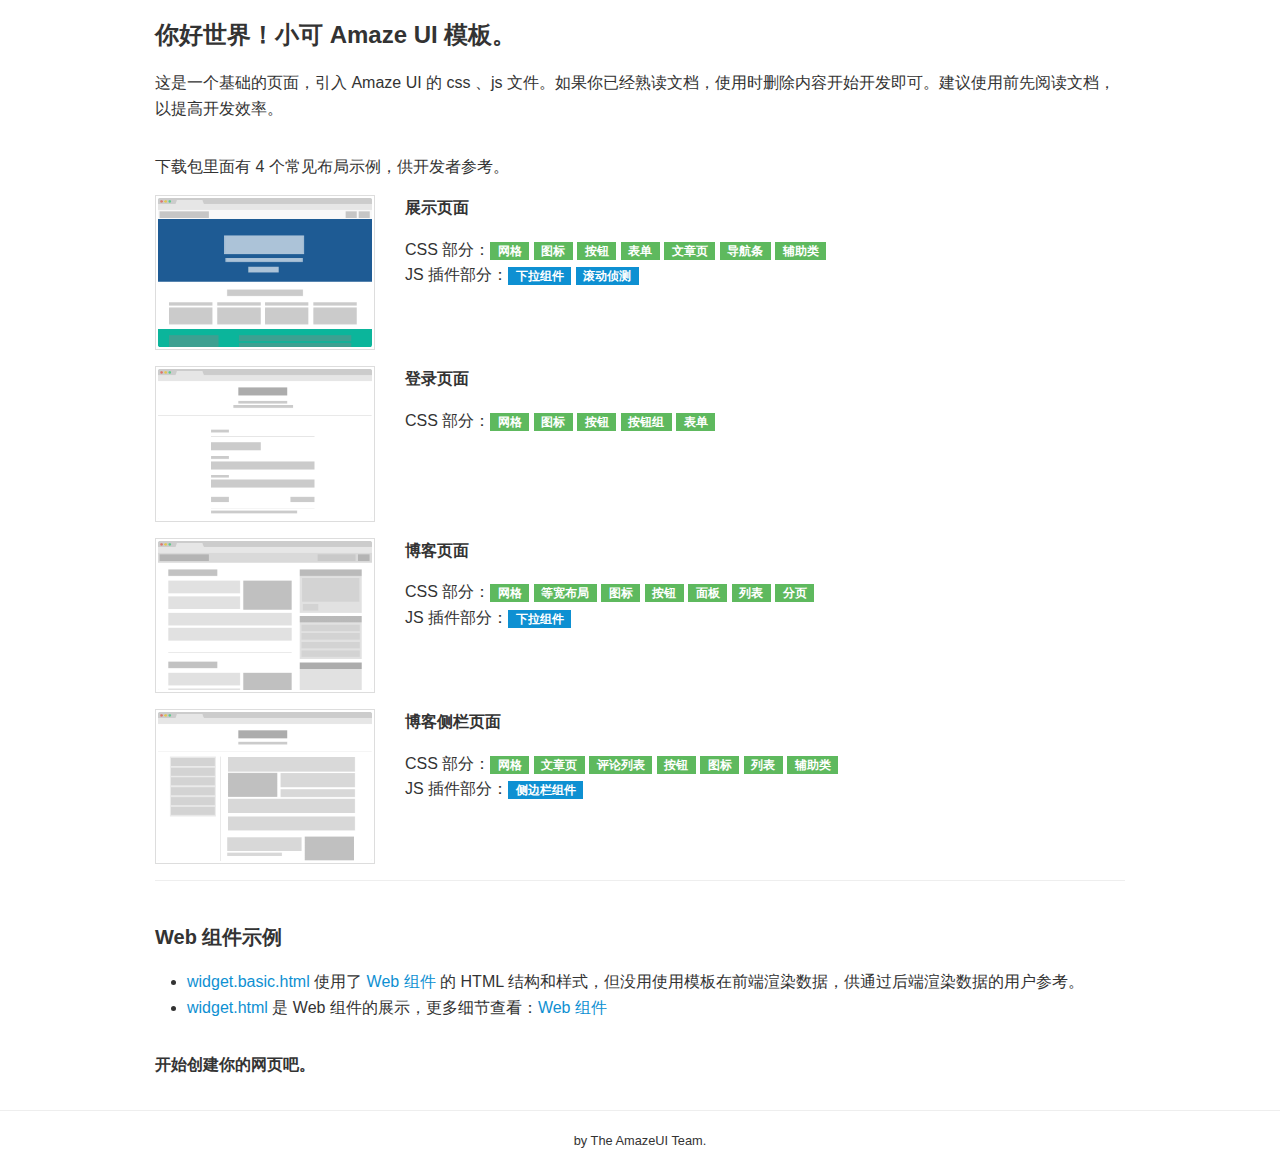
<file: cpb/web/scripts/lib/AmazeUI-2.7.1/index.html>
<!doctype html>
<html class="no-js">
<head>
  <meta charset="utf-8">
  <meta http-equiv="X-UA-Compatible" content="IE=edge">
  <meta name="description" content="">
  <meta name="keywords" content="">
  <meta name="viewport"
        content="width=device-width, initial-scale=1">
  <title>Amaze UI Examples</title>

  <!-- Set render engine for 360 browser -->
  <meta name="renderer" content="webkit">

  <!-- No Baidu Siteapp-->
  <meta http-equiv="Cache-Control" content="no-siteapp"/>

  <link rel="icon" type="image/png" href="assets/i/favicon.png">

  <!-- Add to homescreen for Chrome on Android -->
  <meta name="mobile-web-app-capable" content="yes">
  <link rel="icon" sizes="192x192" href="assets/i/app-icon72x72@2x.png">

  <!-- Add to homescreen for Safari on iOS -->
  <meta name="apple-mobile-web-app-capable" content="yes">
  <meta name="apple-mobile-web-app-status-bar-style" content="black">
  <meta name="apple-mobile-web-app-title" content="Amaze UI"/>
  <link rel="apple-touch-icon-precomposed" href="assets/i/app-icon72x72@2x.png">

  <!-- Tile icon for Win8 (144x144 + tile color) -->
  <meta name="msapplication-TileImage" content="assets/i/app-icon72x72@2x.png">
  <meta name="msapplication-TileColor" content="#0e90d2">

  <!-- SEO: If your mobile URL is different from the desktop URL, add a canonical link to the desktop page https://developers.google.com/webmasters/smartphone-sites/feature-phones -->
  <!--
  <link rel="canonical" href="http://www.example.com/">
  -->

  <link rel="stylesheet" href="assets/css/amazeui.min.css">
  <link rel="stylesheet" href="assets/css/app.css">
</head>
<body>
<!--[if lte IE 9]>
<p class="browsehappy">你正在使用<strong>过时</strong>的浏览器，Amaze UI 暂不支持。 请 <a
  href="http://browsehappy.com/" target="_blank">升级浏览器</a>
  以获得更好的体验！</p>
<![endif]-->

<!-- 页面内容 开发时删除 -->
<div class="am-g am-g-fixed am-margin-top">
  <div class="am-u-sm-12">
    <h1>你好世界！小可 Amaze UI 模板。</h1>

    <p>这是一个基础的页面，引入 Amaze UI 的 css 、js
      文件。如果你已经熟读文档，使用时删除内容开始开发即可。建议使用前先阅读文档，以提高开发效率。</p>
  </div>
</div>
<div class="am-g am-g-fixed am-margin-top">
  <p class="am-u-sm-12">下载包里面有 4 个常见布局示例，供开发者参考。</p>

  <div class="am-u-sm-12">
    <div class="am-g">
      <div class="am-u-sm-12 am-u-md-3">
        <a href="landing.html"><img class="am-img-thumbnail"
                                    src="assets/i/examples/landingPage.png"
                                    alt="展示页面"/></a>
      </div>
      <div class="am-u-sm-12 am-u-md-9">
        <h3>展示页面</h3>

        <p>
          CSS 部分：<a class="am-badge am-badge-success" href="/css/grid">网格</a> <a
          class="am-badge am-badge-success" href="/css/icon">图标</a> <a
          class="am-badge am-badge-success" href="/css/button">按钮</a> <a
          class="am-badge am-badge-success" href="/css/form">表单</a> <a
          class="am-badge am-badge-success" href="/css/article">文章页</a> <a
          class="am-badge am-badge-success" href="/css/topbar">导航条</a> <a
          class="am-badge am-badge-success" href="/css/utility">辅助类</a><br/>
          JS 插件部分：<a class="am-badge am-badge-primary"
                     href="/javascript/dropdown">下拉组件</a> <a
          class="am-badge am-badge-primary"
          href="/javascript/scrollspy">滚动侦测</a>
        </p>
      </div>
    </div>
    <div class="am-g am-margin-top">
      <div class="am-u-sm-12 am-u-md-3">
        <a href="login.html"><img class="am-img-thumbnail"
                                  src="assets/i/examples/loginPage.png"
                                  alt="登录页面"/></a>
      </div>
      <div class="am-u-sm-12 am-u-md-9">
        <h3>登录页面</h3>

        <p>
          CSS 部分：<a class="am-badge am-badge-success" href="/css/grid">网格</a> <a
          class="am-badge am-badge-success" href="/css/icon">图标</a> <a
          class="am-badge am-badge-success" href="/css/button">按钮</a> <a
          class="am-badge am-badge-success" href="/css/button-group">按钮组</a> <a
          class="am-badge am-badge-success" href="/css/form">表单</a>
        </p>
      </div>
    </div>
    <div class="am-g am-margin-top">
      <div class="am-u-sm-12 am-u-md-3">
        <a href="blog.html"><img class="am-img-thumbnail"
                                 src="assets/i/examples/blogPage.png"
                                 alt="博客页面"/></a>
      </div>
      <div class="am-u-sm-12 am-u-md-9">
        <h3>博客页面</h3>

        <p>
          CSS 部分：<a class="am-badge am-badge-success" href="/css/grid">网格</a> <a
          class="am-badge am-badge-success" href="/css/block-grid">等宽布局</a> <a
          class="am-badge am-badge-success" href="/css/icon">图标</a> <a
          class="am-badge am-badge-success" href="/css/button">按钮</a> <a
          class="am-badge am-badge-success" href="/css/panel">面板</a> <a
          class="am-badge am-badge-success" href="/css/list">列表</a> <a
          class="am-badge am-badge-success" href="/css/pagination">分页</a><br/>
          JS 插件部分：<a class="am-badge am-badge-primary"
                     href="/css/dropdown">下拉组件</a>
        </p>
      </div>
    </div>
    <div class="am-g am-margin-top">
      <div class="am-u-sm-12 am-u-md-3">
        <a href="sidebar.html"><img class="am-img-thumbnail"
                                    src="assets/i/examples/sidebarPage.png"
                                    alt="博客侧栏页面"/></a>
      </div>
      <div class="am-u-sm-12 am-u-md-9">
        <h3>博客侧栏页面</h3>

        <p>
          CSS 部分：<a class="am-badge am-badge-success" href="/css/grid">网格</a> <a
          class="am-badge am-badge-success" href="/css/article">文章页</a> <a
          class="am-badge am-badge-success" href="/css/comment">评论列表</a> <a
          class="am-badge am-badge-success" href="/css/button">按钮</a> <a
          class="am-badge am-badge-success" href="/css/icon">图标</a> <a
          class="am-badge am-badge-success" href="/css/list">列表</a> <a
          class="am-badge am-badge-success" href="/css/utility">辅助类</a><br/>
          JS 插件部分：<a class="am-badge am-badge-primary"
                     href="/javascript/offcanvas">侧边栏组件</a>
        </p>
      </div>
    </div>
    <hr/>
    <h2>Web 组件示例</h2>
    <ul>
      <li><a href="widget.basic.html">widget.basic.html</a> 使用了 <a
        href="http://amazeui.org/widgets">Web 组件</a> 的 HTML 结构和样式，但没用使用模板在前端渲染数据，供通过后端渲染数据的用户参考。</li>
      <li><a href="widget.html">widget.html</a> 是 Web 组件的展示，更多细节查看：<a
        href="http://amazeui.org/widgets">Web 组件</a></li>
    </ul>
    <h3>开始创建你的网页吧。</h3>
  </div>
</div>

<footer class="am-margin-top">
  <hr/>
  <p class="am-text-center">
    <small>by The AmazeUI Team.</small>
  </p>
</footer>
<!-- 以上页面内容 开发时删除 -->

<!--[if lt IE 9]>
<script src="http://libs.baidu.com/jquery/1.11.1/jquery.min.js"></script>
<script src="http://cdn.staticfile.org/modernizr/2.8.3/modernizr.js"></script>
<script src="assets/js/amazeui.ie8polyfill.min.js"></script>
<![endif]-->

<!--[if (gte IE 9)|!(IE)]><!-->
<script src="assets/js/jquery.min.js"></script>
<!--<![endif]-->
<script src="assets/js/amazeui.min.js"></script>

</body>
</html>
</file>
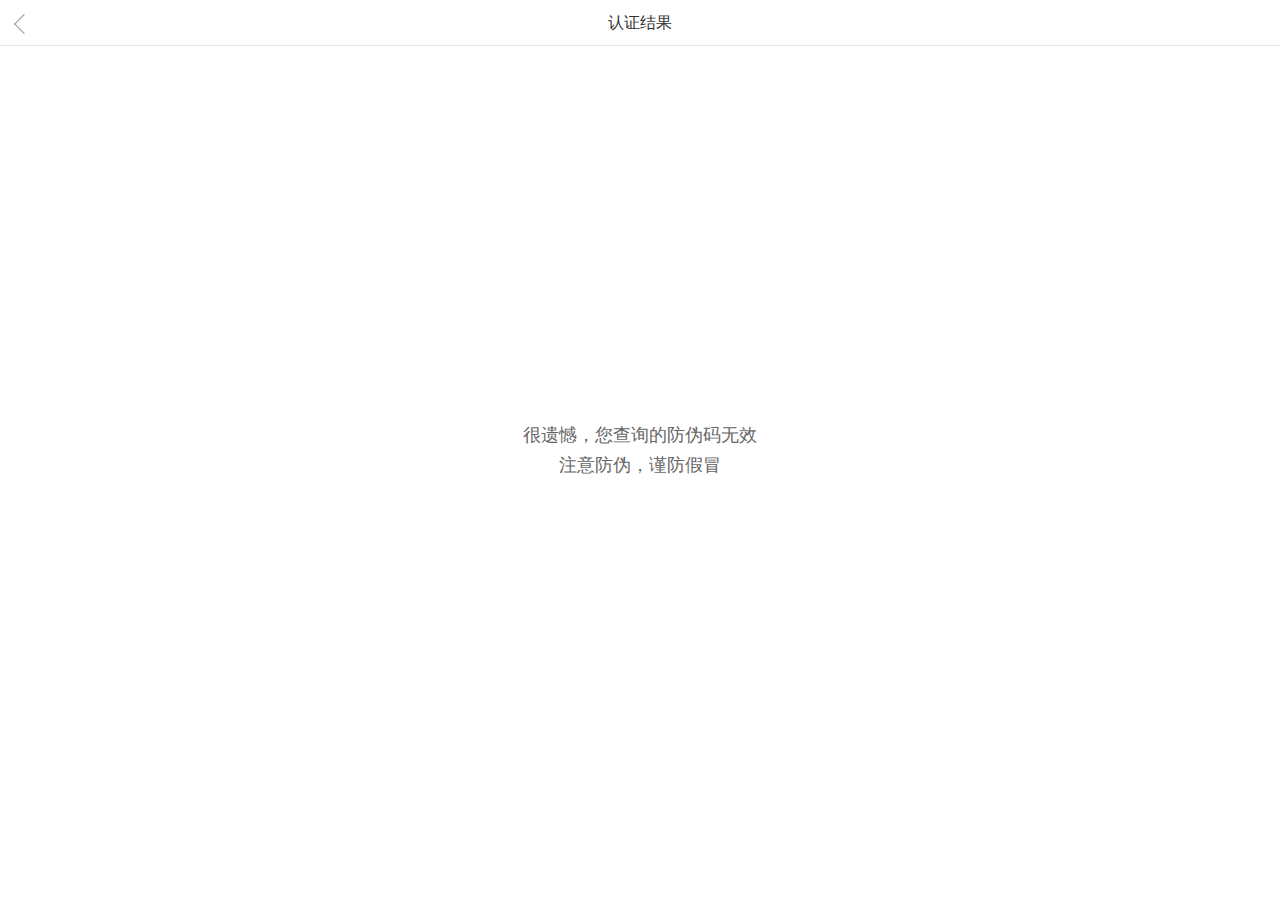
<file: cpb/web/pages/result_no.html>
<!DOCTYPE html>
<html lang="en">
<head>
    <meta charset="UTF-8">
    <meta name="viewport" content="width=device-width, initial-scale=1.0, maximum-scale=1.0, user-scalable=0">
    <title>诚品宝—结果显示页面</title>
    <link rel="stylesheet" href="../assets/css/layouts.css">
</head>
<body>
<header>
    <a class="angle_left" href="javascript:history.go(-1);"></a>
    <h1>认证结果</h1>
</header>
<!--//End header -->

<article>
    <div class="result_no">
        <ul class="info">
            <li>很遗憾，您查询的防伪码无效</li>
            <li>注意防伪，谨防假冒</li>
        </ul>
    </div>

</article>


</body>
</html>
</file>
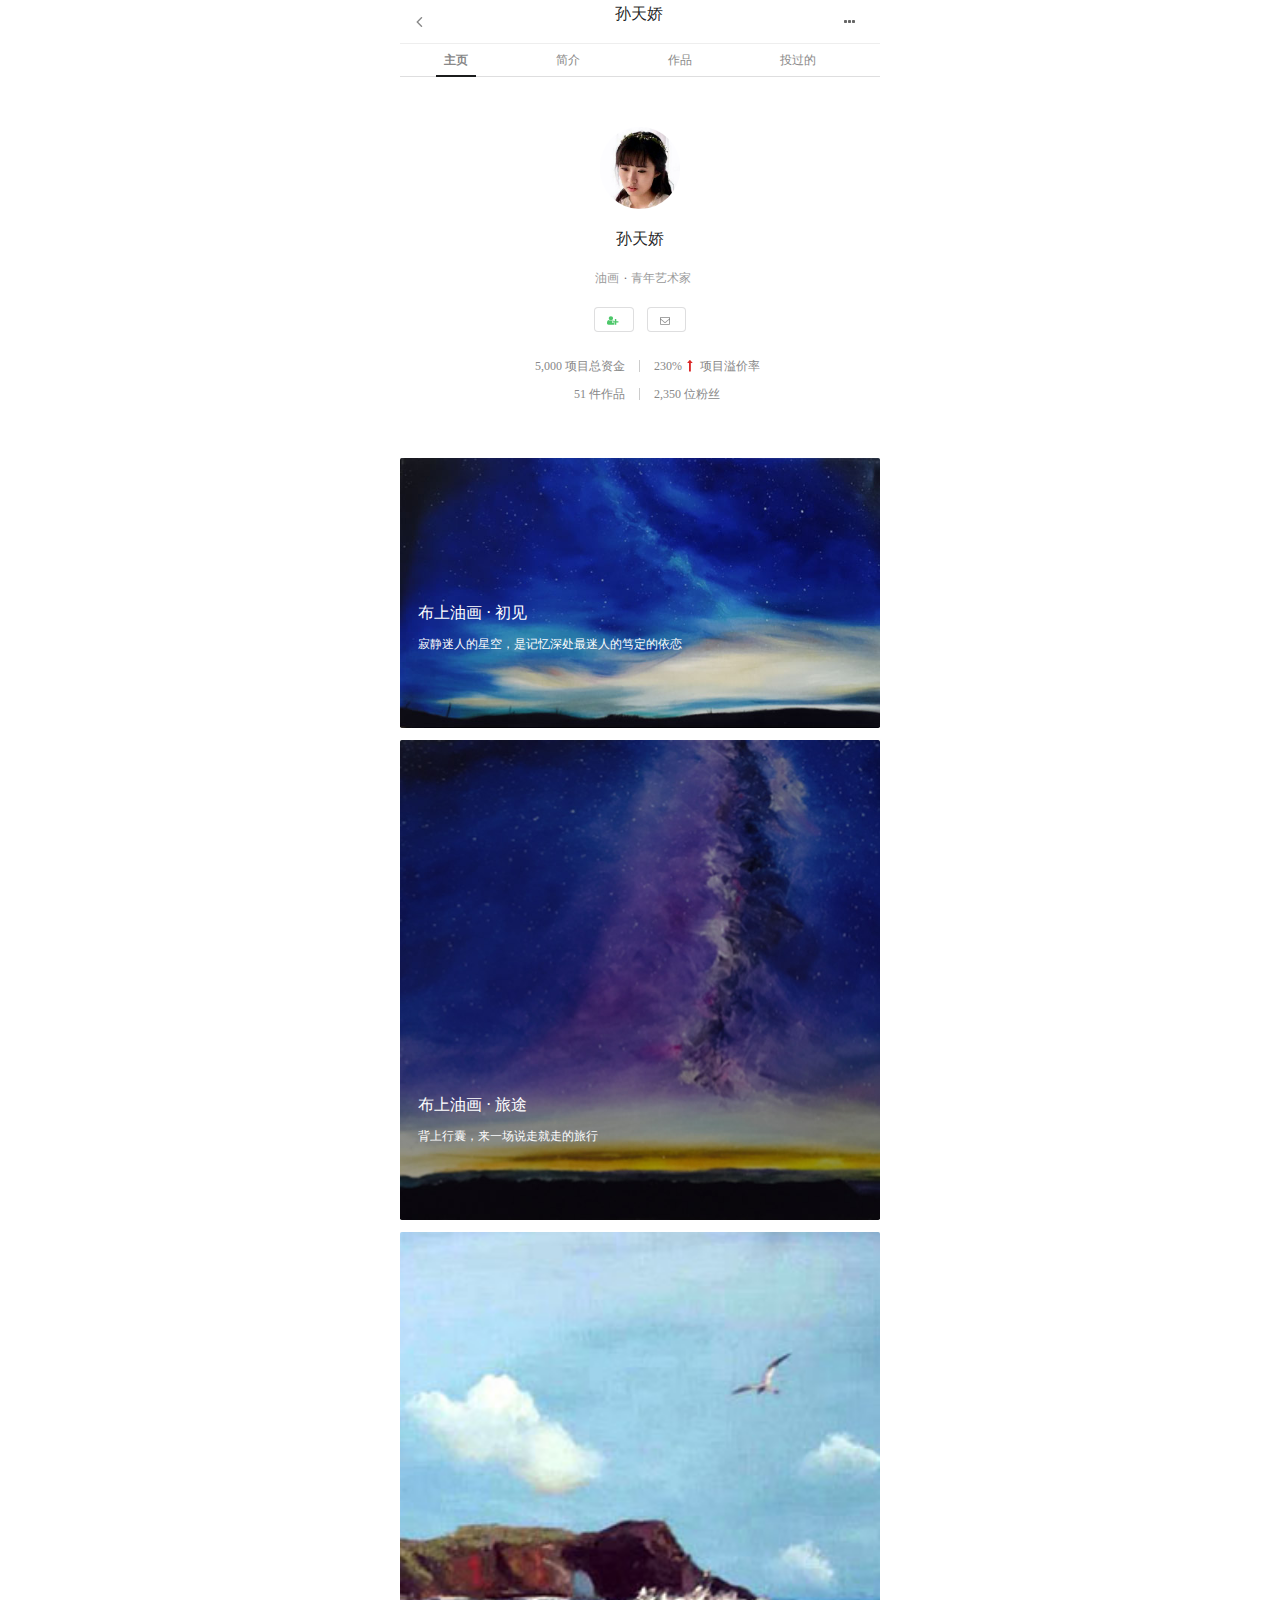
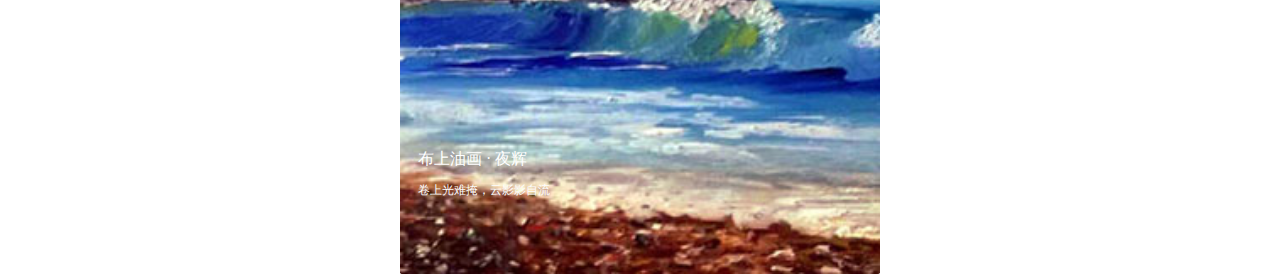
<file: out/artifacts/cpb_war_exploded/pages/artist.html>
<html lang="en">
<head>
    <meta charset="UTF-8">
    <meta name="viewport" id="viewport" content="width=device-width, initial-scale=1">
    <link href="../scripts/lib/semantic/semantic.min.css" rel="stylesheet">
    <link href="../css/common.css" rel="stylesheet">
    <title>孙天娇</title>
</head>
<body>
<div class="header fixed bar">
    <div class="ui basic borderless back left floated button">
        <i class="angle left icon"></i>
    </div>
    <span class="ui header">
        孙天娇
    </span>
    <div class="ui right floated link pointing dropdown basic borderless button">
        <span class="text"><i class="ellipsis horizontal icon"></i></span>
        <div class="menu">
            <div class="item">
                <i class="green plus icon"></i>
                添加修改作品
            </div>
            <div class="item">
                <i class="blue share icon"></i>
                分享此页面
            </div>

            <div class="item">
                <i class="cancel icon"></i>
                取消
            </div>

        </div>
    </div>
</div>
<div class="ui secondary pointing menu">
    <a class="item active">
        主页
    </a>
    <a class="item">
        简介
    </a>
    <a class="item">
        作品
    </a>
    <a class="item">
        投过的
    </a>
</div>
<div class="ui borderless collected segment">
    <img class="ui tiny circular image" src="../scripts/upload/r3.png">
    <h4>孙天娇</h4>
    <div class="sub header">
        <span>油画</span>
        <span>青年艺术家</span>
    </div>
    <div>
        <span class="ui mini basic follow button">
            <i class="green add user blank icon"></i>
        </span>
        <span class="ui mini basic button">
            <i class="mail outline blank icon"></i>
        </span>
    </div>
    <div class="ui two column centered description grid">
        <div class="right aligned column">5,000 项目总资金</div>
        <div class="column">230%<i class="red long arrow up icon"></i>项目溢价率</div>
        <div class="right aligned column">51 件作品</div>
        <div class="column">2,350 位粉丝</div>
    </div>
</div>
<div class="ui items">
    <div class="superposed item">
        <div class="full image">
            <img src="../scripts/upload/img1.jpg">
        </div>
        <div class="superposed content">
            <h4>
                布上油画 · 初见
            </h4>
            <div class="meta">
                寂静迷人的星空，是记忆深处最迷人的笃定的依恋
            </div>
        </div>
    </div>
    <div class="superposed item">
        <div class="full image">
            <img src="../scripts/upload/img2.jpg">
        </div>
        <div class="superposed content">
            <h4>
                布上油画 · 旅途
            </h4>
            <div class="meta">
                背上行囊，来一场说走就走的旅行
            </div>
        </div>
    </div>
    <div class="superposed item">
        <div class="full image">
            <img src="../scripts/upload/img3.jpg">
        </div>
        <div class="superposed content">
            <h4>
                布上油画 · 夜辉
            </h4>
            <div class="meta">
                卷上光难掩，云影影自流
            </div>
        </div>
    </div>
</div>

</body>
<script language="JavaScript" src="../scripts/js/jquery-3.1.0.min.js"></script>
<script language="JavaScript" src="../scripts/lib/semantic/semantic.min.js"></script>
<script language="JavaScript" src="../js/artist.js?123"></script>
</html>
</file>
<file: cpb/web/scripts/lib/AmazeUI-2.7.1/assets/css/app.css>
/* Write your styles */
</file>
<file: cpb/web/assets/css/layouts.css>
* {
    -webkit-box-sizing: border-box;
    box-sizing: border-box;
}

html, body {
    height: 100%;
}

body {
    max-width: 640px;
    color: #333;
    font-family: -apple-system, BlinkMacSystemFont, "Segoe UI", "Roboto", "Oxygen", "Ubuntu", "Cantarell", "Fira Sans", "Droid Sans", "Hiragino Sans GB", "Microsoft Yahei", "微软雅黑", Arial, Helvetica, STHeiti, sans-serif, "Apple Color Emoji", "Segoe UI Emoji", "Segoe UI Symbol";
    line-height: 1.5;
    margin: 0 auto;
    background: #f0f0f0;
}

ul, ol, dl, h1, h2, h3, h4, p {
    margin: 0;
    padding: 0;
    font-weight: normal;
}

a {
    color: #333;
    text-decoration: none;
}

img {
    width: 100%;
}

ul, dl {
    list-style: none;
}

/*--//End reset--*/
.angle_left:after {
    content: '';
    width: 13px;
    height: 13px;
    border-top: 1px solid #999;
    border-left: 1px solid #999;
    position: absolute;
    top: 50%;
    left: 50%;
    margin-top: -6px;
    margin-left: -6px;
    transform: rotate(-45deg);
}

.angle_right:after {
    content: '';
    width: 13px;
    height: 13px;
    border-top: 1px solid #999;
    border-left: 1px solid #999;
    position: absolute;
    top: 50%;
    right: 3px;
    margin-top: -6px;
    transform: rotate(-225deg);
}

article {
    padding-top:45px;
}

header {
    text-align: center;
    border-bottom: 1px solid #e6e6e6;
    position: fixed;
    top:0;
    left:0;
    right:0;
    background: #fff;
}

header h1 {
    font-size: 16px;
    line-height: 45px;
}

header .angle_left {
    width: 45px;
    height: 45px;
    position: absolute;
    top: 0;
    left: 0;
}

header .buy {
    height: 14px;
    line-height: 14px;
    color: #ee7700;
    font-size: 14px;
    position: absolute;
    top: 50%;
    right: 20px;
    margin-top: -7px;
}

/*--//End header */

.res_tips {
    background: url(../images/res_tips_bg.png) 0 0 no-repeat;
    line-height: 77px;
    text-align: center;
}

.res_tips h2 {
    font-size: 18px;
    color: #ee7700;;
}

.panel_base {
    background: #fff;
    padding: 24px 20px;
    margin-bottom: 10px;
}

.panel_base .img {
    font-size: 0;
    margin-bottom: 15px;
}

.panel_base .name {
    font-size: 18px;
    line-height: 33px;
}

.panel_base .title {
    font-size: 16px;
    line-height: 33px;
}

.panel_base .info .text {
    min-height: 27px;
    padding-left: 74px;
    font-size: 14px;
    color: #666;
    position: relative;
}

.panel_base .info .text strong {
    line-height: 27px;
    font-weight: normal;
    position: absolute;
    top: 0;
    left: 0;
}

.panel_base .info .text span {
    line-height: 20px;
    margin-top: 4px;
    display: inline-block;
}

.panel_links {
    line-height: 49px;
    background: #fff;
}

.panel_links ul {
    padding: 0 20px;
}

.panel_links li {
    border-bottom: 1px solid #e6e6e6;
    position: relative;
}

.panel_links li a {
    font-size: 15px;
    display: block;
}

.panel_links li:last-child {
    border-bottom: 0;
}

.result_no {
    background: #fff;
    text-align: center;
    position: fixed;
    top: 0;
    left: 0;
    right: 0;
    bottom: 0;
    z-index: -1;
}

.result_no .info {
    height: 60px;
    position: absolute;
    top: 50%;
    left: 0;
    right: 0;
    bottom: 0;
    margin-top: -30px;
}

.result_no .info li {
    font-size: 18px;
    color: #666;
    line-height: 30px;
}



.auth {
    padding: 0 20px;
    position: absolute;
    bottom:24px;
    left:0;
}
.auth span{
    font-size:11px;
    line-height:15px;
    color: #999;
    float: left;
    margin-right:10px;
}
.auth .united,
.auth .efeiyi {
    background: url(../images/icon.png) no-repeat;
    -webkit-background-size:20px auto;
    background-size:20px auto;
    width:20px;
    height:15px;
    float: left;
    margin-left: 8px;
}

.auth .efeiyi {
    background-position: 0 -15px;
}
</file>
<file: out/artifacts/cpb_war_exploded/css/common.css>
body {
    max-width: 480px;
    margin-left: auto;
    margin-right: auto;
    font-family: "Microsoft YaHei"!important;
    font-size: 12px;
}
.ui.basic.borderless.button, .ui.basic.borderless.button:hover {
    border-width: 0px !important;
    box-shadow: none!important;
    background: #fff;
    padding:12px;
}
.ui.card, .ui.cards>.card {
    width:100%!important;
    border-radius: 0px;
    box-shadow: none;
    margin-top: 2em;
}
.ui.card:first-child {
    margin-top: 0px;
}

.ui.card>.image, .ui.cards>.card>.image {
    border-radius: 0px!important;
}

.ui.secondary.pointing.menu .item {
    padding:10px 8px;
    margin: 0px 16px -1px 16px;
}

.title.segment {
    text-align: center;
}

.title.segment {
    border-bottom: solid #dddddd 1px!important;
    margin-top: 10px;
}

.fixed.segment, .fixed.message {
    position: fixed;
    z-index: 1000;
    width: 100%;
    max-width: 480px;
    margin:0px;

}

.fixed.message {
    font-size: 14px!important;
    border-radius: 0px;
}

.top.segment {
    top:0px;
    background: #fff!important;
}

.top.fixed.segment+div {
    margin-top:44px!important;
}

.ui.cards>.card:first-child {
    margin-top: 0px!important;
}

.bottom.segment {
    bottom:0px;
}

.title.segment>.menu {
    display: -webkit-inline-box;
    border-bottom-width: 0px!important;
}

.title .ui.three.title.centered.menu>.item:first-child  {
    margin-left: calc(100% - 240px);
}

.title.segment {
    font-size:16px;
}

.ui.menu {
    min-height: 2.75em;
}

.paddingless {
    padding:0px!important;
}
.ui.borderless.segment,
.ui.borderless.button,
.ui.borderless.button:hover {
    border-width: 0px !important;
    box-shadow: none!important;
}
.ui.basic.borderless.button>.icon {
    font-size:18px;
}

.header.bar {
    padding:3px 0;
    border-bottom:solid #eee 1px;
    text-align: center;
    height:44px;
    line-height: 38px;
    color:rgba(0,0,0,1);
    font-size:16px;
    font-family: "Microsoft YaHei";
}
 .ui.basic.green.button {
     color: rgb(50,149,95)!important;
 }

.ui.secondary.pointing.menu {
    font-size:inherit;
    margin-top: 0px;
    border-bottom-width: 1px;
    font-family: "Microsoft YaHei";
}
*:not(.title)>.ui.secondary.pointing.menu>.item {
    padding:9px 8px;
    margin: 0px calc(12.5% - 24px);
    color:#888;
    margin-bottom: -1px;
}



.collected.segment {
    margin: 50px 0px;
    text-align: center;
    padding:0px;
}

.collected.segment>* {
    margin:20px auto;

}

.ui.header .right.floated.button {
    border-left: solid #ccc 1px;
}

.ui.header, h4 {
    font-size: 16px !important;
    font-weight: normal!important;
}

.sub.header {
    color:#999;
    font-size: 12px;
}
.sub.header>span:before {
    content: '·';
    margin:0px 3px 0px 2px;
    color:#666;
}
.sub.header>span:first-child:before {
    content: '';
}

.ui.button {
    margin:0px 5px;
}
.ui.button>.blank.icon {
    margin-right: 0px;
}
.description {
    font-size:12px;
    color:#888;
}

.description span:after {
    content: '|';
    margin-right: 10px;
    margin-left: 10px;
    font-size: 8px;
}
.description>span:last-child:after {
    content: '';
}

.ui.description.grid>.column:not(.row) {
    padding-top: 0px;
    padding-bottom: 0px;
    margin-top: 8px;
    margin-bottom: 8px;
    line-height: 1em;
}

.two.grid>.column:nth-child(odd) {
    border-right:solid #ccc 1px;
}
.full.image,
.ui.items>.item>.full.image,
.ui.items>.item>.full.image>img {
    width:100%!important;
}

.items>.item {
    margin-top:18px;
}

.superposed.item {
    position: relative;
}
.ui.cards {
    margin: 0px !important;
}

.ui.cards>.card {
    margin:1em 0px 0px 0px!important;
}

.ui.card .meta, .ui.cards>.card .meta {
    color: rgba(0,0,0,0.6);
}

.superposed.content {
    border-top:none!important;
}


.ui.superposed.card:after {
    z-index:1;
    background-image: -webkit-linear-gradient(top,rgba(80,80,80,0)0%, rgba(0, 0, 0, 0.3) 100%);
    width:100%;
    height:80px;
    bottom:72px;
    position: absolute;
    visibility: visible;
}

.superposed.content {
    position: absolute;
    bottom:0px;
    padding:0.8em;
    padding-top: 4em;
    width:100%;
    z-index: 3;
    bottom:72px;
}

.superposed.content>* {
    color: #fff!important;
}

.card>.content>.header>.meta {
    font-size: 12px;
    font-weight: normal;
}




.ui.card .avatar img, .ui.card img.avatar, .ui.cards>.card .avatar img, .ui.cards>.card img.avatar {
    width:3em;
    height:3em;
    border-radius: 3em;
}
.ui.card>.content>.header {
    font-size: 14px;
    padding-top: 4px;
}

.superposed.content>.header {
    font-size: 15px;
    font-family: '微软雅黑', Calibri, Arial, sans-serif;
    color: #fff;
}

.superposed.content>.meta {
    font-size: 12px;
    color: #fcfcfc!important;
}

h1,h2,h3,h4,h5 {
    font-family: "Microsoft YaHei";
}

.header.fixed.bar:after {
    width:10px;
    position: absolute;
    background: #1ebc30;
    left:0;

}

.alert.segment {
    margin-top: 0px;
    background: #f0f0f0!important;
    opacity: 0.95;
    width:100%;
    padding-bottom:13px;
    border-width:1px 0px;
    border-color: #eee;
    border-radius: 0px;
    text-align: center;
}
</file>
